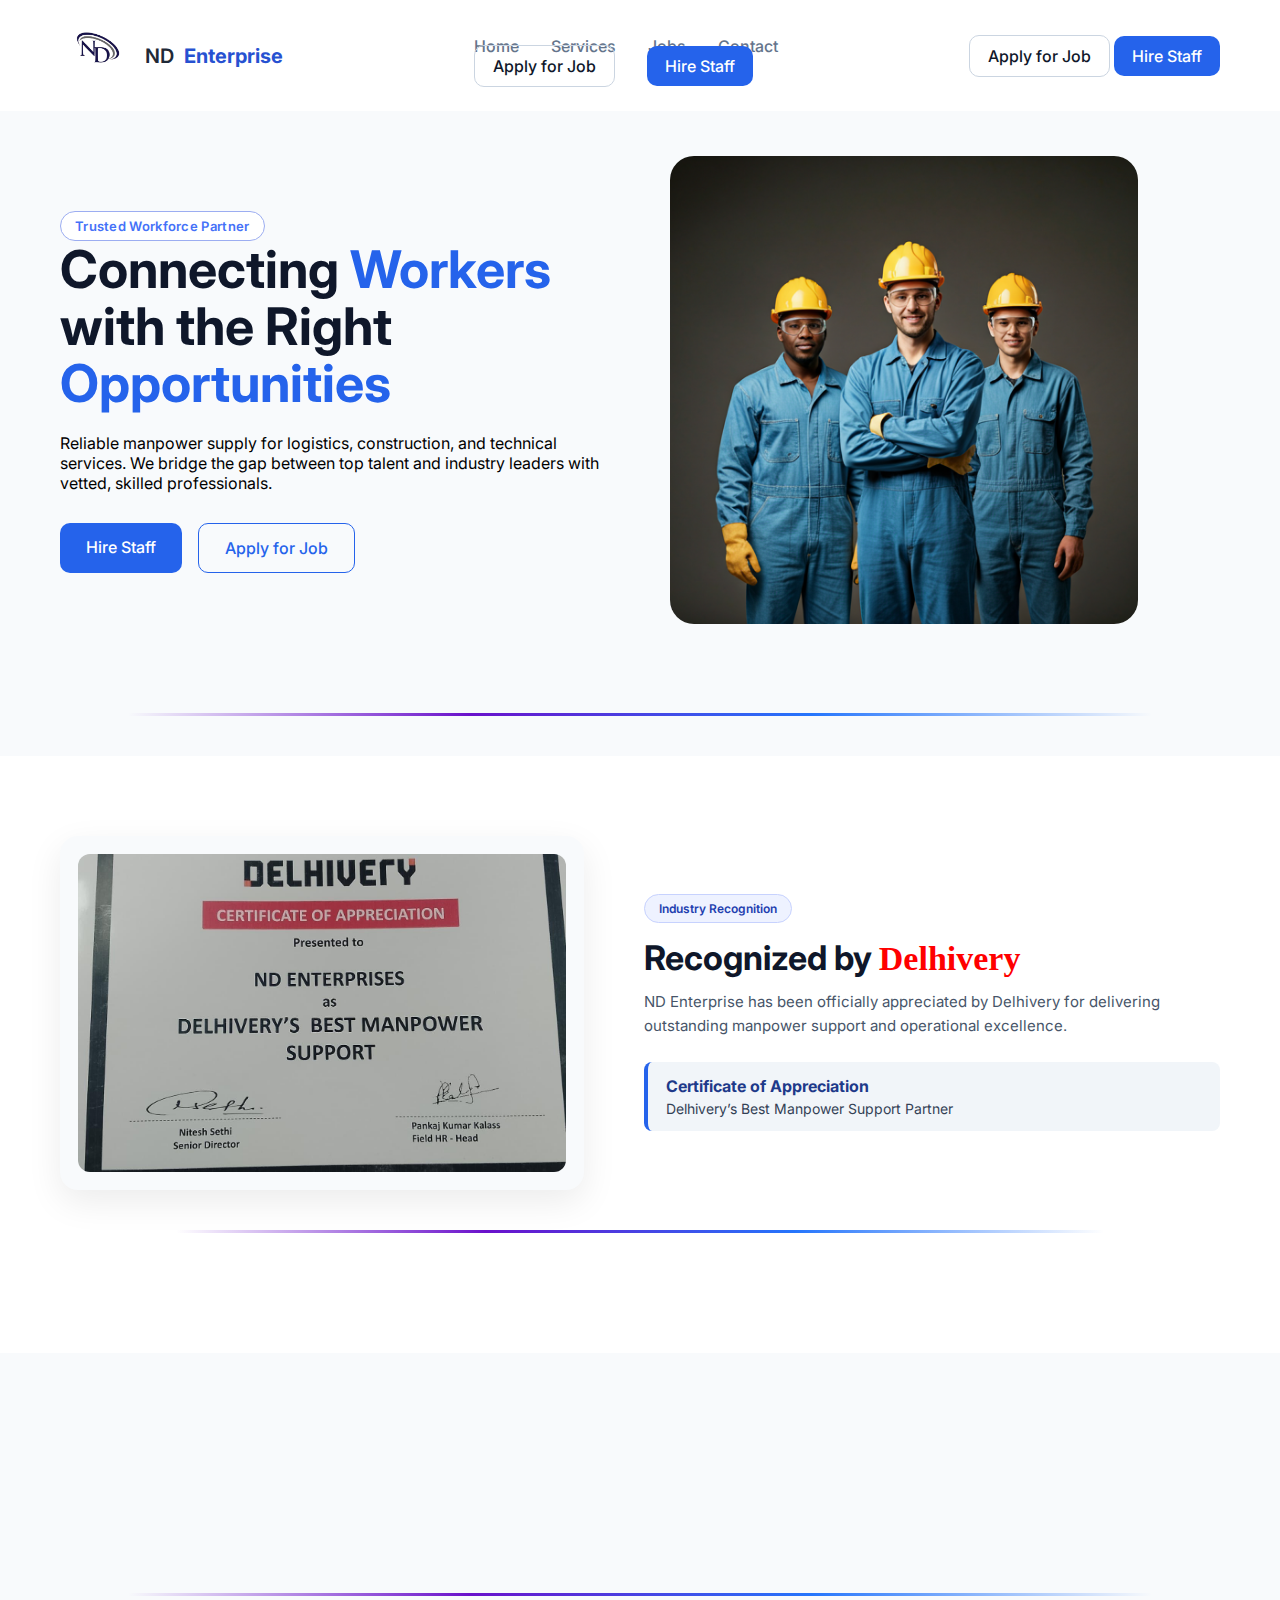
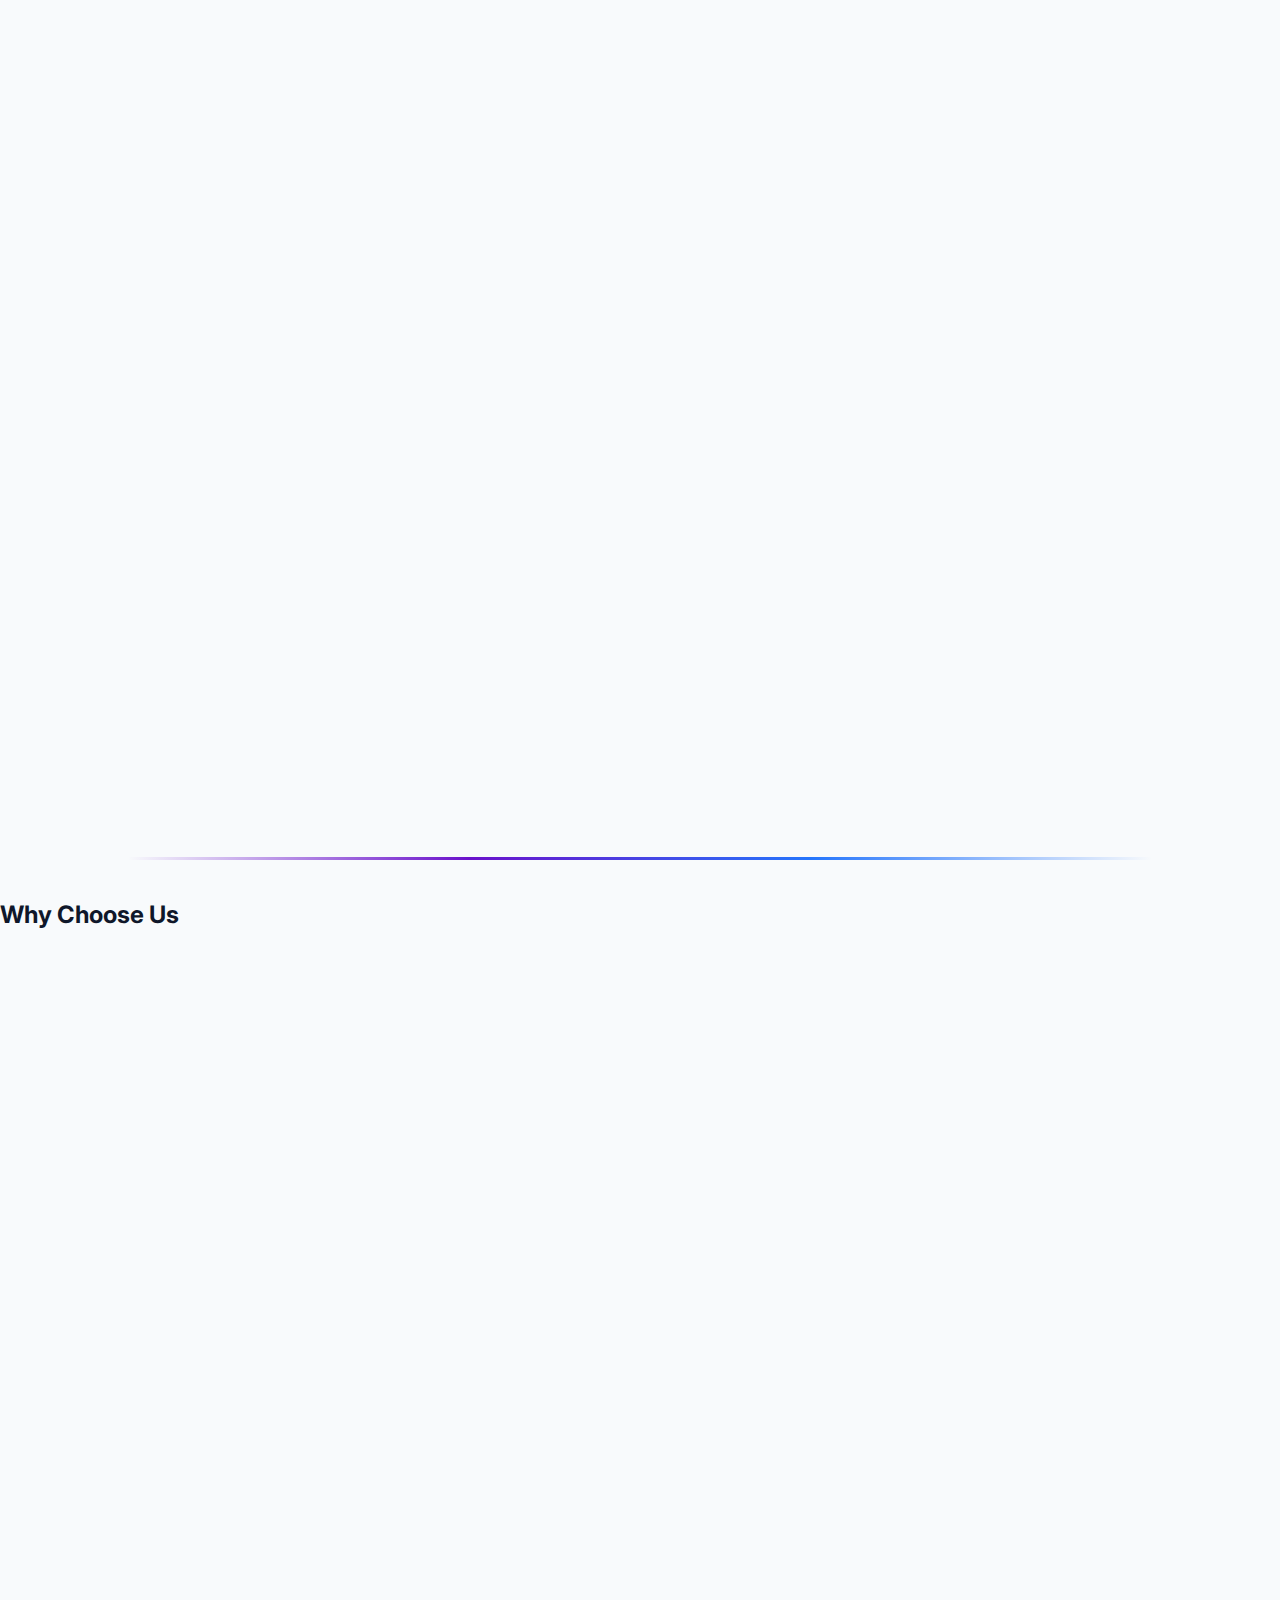
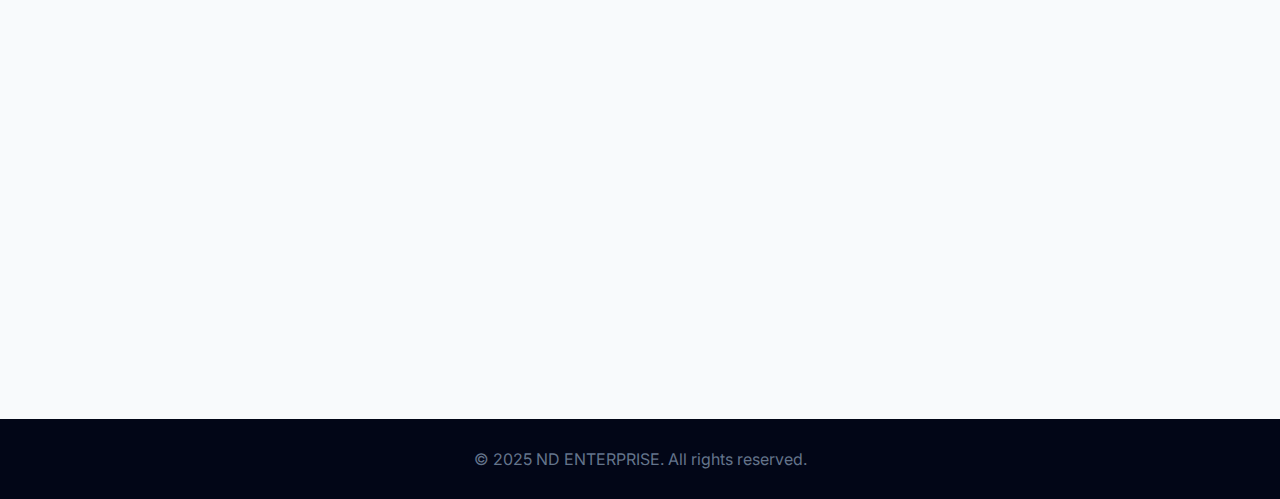
<file: index.html>
<!DOCTYPE html>
<html lang="en">

<head>
    <meta charset="UTF-8" />
    <title>Manpower Solutions | Hire & Apply</title>
    <meta name="viewport" content="width=device-width, initial-scale=1.0">

    <!-- Google Font -->
    <link rel="preconnect" href="https://fonts.googleapis.com">
    <link rel="preconnect" href="https://fonts.gstatic.com" crossorigin>
    <link href="https://fonts.googleapis.com/css2?family=Inter:wght@400;500;600;700&display=swap" rel="stylesheet">

    <link rel="stylesheet" href="style.css">
</head>

<body>

    <!-- HEADER -->
    <header class="header">
        <div class="logo"> <img src="assets/logo.png" alt="ND Enterprise"> ND <span>Enterprise</span></div>

        <button class="menu-toggle" id="menuToggle">☰</button>
        <nav id="navMenu">
            <a href="index.html">Home</a>
            <a href="#">Services</a>
            <a href="#">Jobs</a>
            <a href="#">Contact</a>

            <div class="mobile-actions">
                <a class="btn ghost" href="#">Apply for Job</a>
                <a class="btn primary" href="#">Hire Staff</a>
            </div>
        </nav>

        <div class="header-actions">
            <a class="btn ghost" href="#">Apply for Job</a>
            <a class="btn primary" href="#">Hire Staff</a>
        </div>
    </header>


    <!-- HERO -->
    <section class="hero">
        <div class="hero-text">
            <span class="badge">Trusted Workforce Partner</span>

            <h1>
                Connecting <span>Workers</span><br>
                with the Right <span>Opportunities</span>
            </h1>

            <p>
                Reliable manpower supply for logistics, construction, and technical services. We bridge the gap between
                top talent and industry leaders with vetted, skilled professionals.
            </p>

            <div class="hero-buttons">
                <a href="#" class="btn primary large">Hire Staff</a>
                <a href="#" class="btn outline large">Apply for Job</a>
            </div>
        </div>

        <div class="hero-image">
            <img src="assets/manpower-workers.png" alt="Workforce">
        </div>
    </section>

    <!-- Divider -->
    <div class="divider gradient"></div>

    <!-- Appreciation Certificate -->
    <section class="recognition-section">

        <div class="recognition-container">

            <!-- Left : Certificate image -->
            <div class="recognition-image">
                <img src="assets/appreciation.jpeg" alt="Delhivery Appreciation Certificate">
            </div>

            <!-- Right : Content -->
            <div class="recognition-content">
                <span class="recognition-badge">Industry Recognition</span>

                <h2>Recognized by <span>Delhivery</span></h2>

                <p class="recognition-text">
                    ND Enterprise has been officially appreciated by Delhivery for delivering
                    outstanding manpower support and operational excellence.
                </p>

                <div class="recognition-highlight">
                    <strong>Certificate of Appreciation</strong>
                    <p>Delhivery’s Best Manpower Support Partner</p>
                </div>
            </div>

        </div>

        <!-- Divider -->
        <div class="divider gradient"></div>

    </section>
    <div class="slider" style="--width: 200px; --height: 200px; --quantity: 9;">
        <div class="list">

            <div class="item" style="--position: 1">
                <div class="card"><img src="assets/construction.png" /></div>
            </div>

            <div class="item" style="--position: 2">
                <div class="card"><img src="assets/facility.png" /></div>
            </div>

            <div class="item" style="--position: 3">
                <div class="card"><img src="assets/hospitality.png" /></div>
            </div>

            <div class="item" style="--position: 4">
                <div class="card"><img src="assets/logistics.png" /></div>
            </div>

            <div class="item" style="--position: 5">
                <div class="card"><img src="assets/manpower-workers.png" /></div>
            </div>

            <div class="item" style="--position: 6">
                <div class="card"><img src="assets/office.png" /></div>
            </div>

            <div class="item" style="--position: 7">
                <div class="card"><img src="assets/technical.png" /></div>
            </div>

            <div class="item" style="--position: 8">
                <div class="card"><img src="assets/logistics.png" /></div>
            </div>

            <div class="item" style="--position: 9">
                <div class="card"><img src="assets/facility.png" /></div>
            </div>

        </div>
    </div>


    <!-- Divider -->
    <div class="divider gradient"></div>

    <!-- SERVICES / CATEGORIES -->
    <section class="services">
        <h2>Our Workforce Categories</h2>
        <p class="section-subtitle">
            Tailored workforce solutions across multiple sectors. We provide experienced professionals trained for your
            specific industry requirements.
        </p>

        <div class="service-grid">
            <div class="service-card">
                <div class="card-icon">🏗️</div>
                <h2>Construction Workforce</h2>
                <p>
                    Skilled and unskilled labor for residential and commercial projects.
                </p>
                <!-- <a href="#" class="card-link">View Roles →</a> -->
            </div>

            <div class="service-card">
                <div class="card-icon">🚚</div>
                <h3>Logistics & Warehouse</h3>
                <p>
                    Reliable staff for packing, loading, inventory, and transport.
                </p>
                <!-- <a href="#" class="card-link">View Roles →</a> -->
            </div>

            <div class="service-card">
                <div class="card-icon">⚙️</div>
                <h3>Technical Services</h3>
                <p>
                    Certified electricians, mechanics, and maintenance staff.
                </p>
                <!-- <a href="#" class="card-link">View Roles →</a> -->
            </div>

            <div class="service-card">
                <div class="card-icon">🧹</div>
                <h3>Cleaning & Facility</h3>
                <p>
                    Professional cleaning staff for offices, hospitals, and factories.
                </p>
                <!-- <a href="#" class="card-link">View Roles →</a> -->
            </div>

            <div class="service-card">
                <div class="card-icon">🏨</div>
                <h3>Hospitality Staff</h3>
                <p>
                    Trained personnel for hotels, restaurants, and events.
                </p>
                <!-- <a href="#" class="card-link">View Roles →</a> -->
            </div>

            <div class="service-card">
                <div class="card-icon">🧑‍💼</div>
                <h3>Office & Admin</h3>
                <p>
                    Administrative support staff for smooth business operations.
                </p>
                <!-- <a href="#" class="card-link">View Roles →</a> -->
            </div>

        </div>
    </section>

    <!-- Divider -->
    <div class="divider gradient"></div>
    <div class="why-choose">
        <h2>Why Choose Us</h2>
    </div>


    <!-- Why choose use -->
    <section class="why-section">
        <div class="why-container">

            <!-- LEFT BOXES -->
            <div class="why-stats">
                <div class="stat-box active">
                    <h3>98%</h3>
                    <p>CLIENT SATISFACTION</p>
                </div>

                <div class="stat-box">
                    <h3>10k+</h3>
                    <p>HIRES MANAGED</p>
                </div>

                <div class="stat-box">
                    <h3>24h</h3>
                    <p>RAPID RESPONSE</p>
                </div>

                <div class="stat-box light">
                    <h3>100%</h3>
                    <p>FULLY VERIFIED</p>
                </div>
            </div>

            <!-- RIGHT CONTENT -->
            <div class="why-content">
                <h2>Why Industry Leaders Choose Us</h2>

                <p>
                    We don’t just supply labor; we provide peace of mind. Every worker in our
                    network undergoes a rigorous vetting process, including background checks,
                    skill assessments, and safety training.
                </p>

                <ul>
                    <li>
                        <strong>Strict Compliance</strong><br>
                        Full adherence to labor laws and safety regulations.
                    </li>
                    <li>
                        <strong>Scalable Workforce</strong><br>
                        From a single specialist to a crew of 200 overnight.
                    </li>
                    <li>
                        <strong>Dedicated Account Managers</strong><br>
                        One point of contact for all your staffing needs.
                    </li>
                </ul>
            </div>

        </div>
    </section>

    <section class="quick-hire-section">

        <div class="quick-hire-card">

            <!-- LEFT -->
            <div class="quick-left">

                <h2>Quick Hire</h2>

                <p>
                    Ready to scale your workforce? Tell us what you need, and our experts
                    will get back to you with a custom quote within 2 hours.
                </p>

                <div class="quick-contact">
                    <div class="qc-icon">📞</div>
                    <div>
                        <span>CALL US DIRECTLY</span>
                        <strong>+91 96972 97987</strong>
                    </div>
                </div>

                <div class="quick-contact">
                    <div class="qc-icon">✉️</div>
                    <div>
                        <span>EMAIL SUPPORT</span>
                        <strong><a href="/cdn-cgi/l/email-protection" class="__cf_email__"
                                data-cfemail="a2ccc68cc1cdccccc7c1d693e2c5cfc3cbce8cc1cdcf">nd.connect1@gmail.com</a></strong>
                    </div>
                </div>

            </div>

            <!-- RIGHT -->
            <div class="quick-right">

                <form class="quick-form">

                    <div class="form-row">
                        <div class="form-group">
                            <label>Company Name</label>
                            <input type="text" placeholder="Enter company name">
                        </div>

                        <div class="form-group">
                            <label>Industry</label>
                            <select>
                                <option>Logistics</option>
                                <option>Construction</option>
                                <option>Hospitality</option>
                            </select>
                        </div>
                    </div>

                    <div class="form-row">
                        <div class="form-group">
                            <label>Staffing Quantity</label>
                            <input type="number" placeholder="e.g. 50">
                        </div>

                        <div class="form-group">
                            <label>Email Address</label>
                            <input type="email" placeholder="name@company.com">
                        </div>
                    </div>

                    <div class="form-group">
                        <label>Urgency</label>

                        <div class="urgency-group">
                            <button type="button" class="urgency-btn active">Standard</button>
                            <button type="button" class="urgency-btn">Urgent (24h)</button>
                        </div>
                    </div>

                    <button class="submit-btn" type="submit">
                        Request Quote
                    </button>

                </form>

            </div>

        </div>

    </section>


    <!-- FOOTER -->
    <footer class="footer">
        <p>© 2025 ND ENTERPRISE. All rights reserved.</p>
    </footer>

    <script src="main.js"></script>
</body>

</html>
</file>
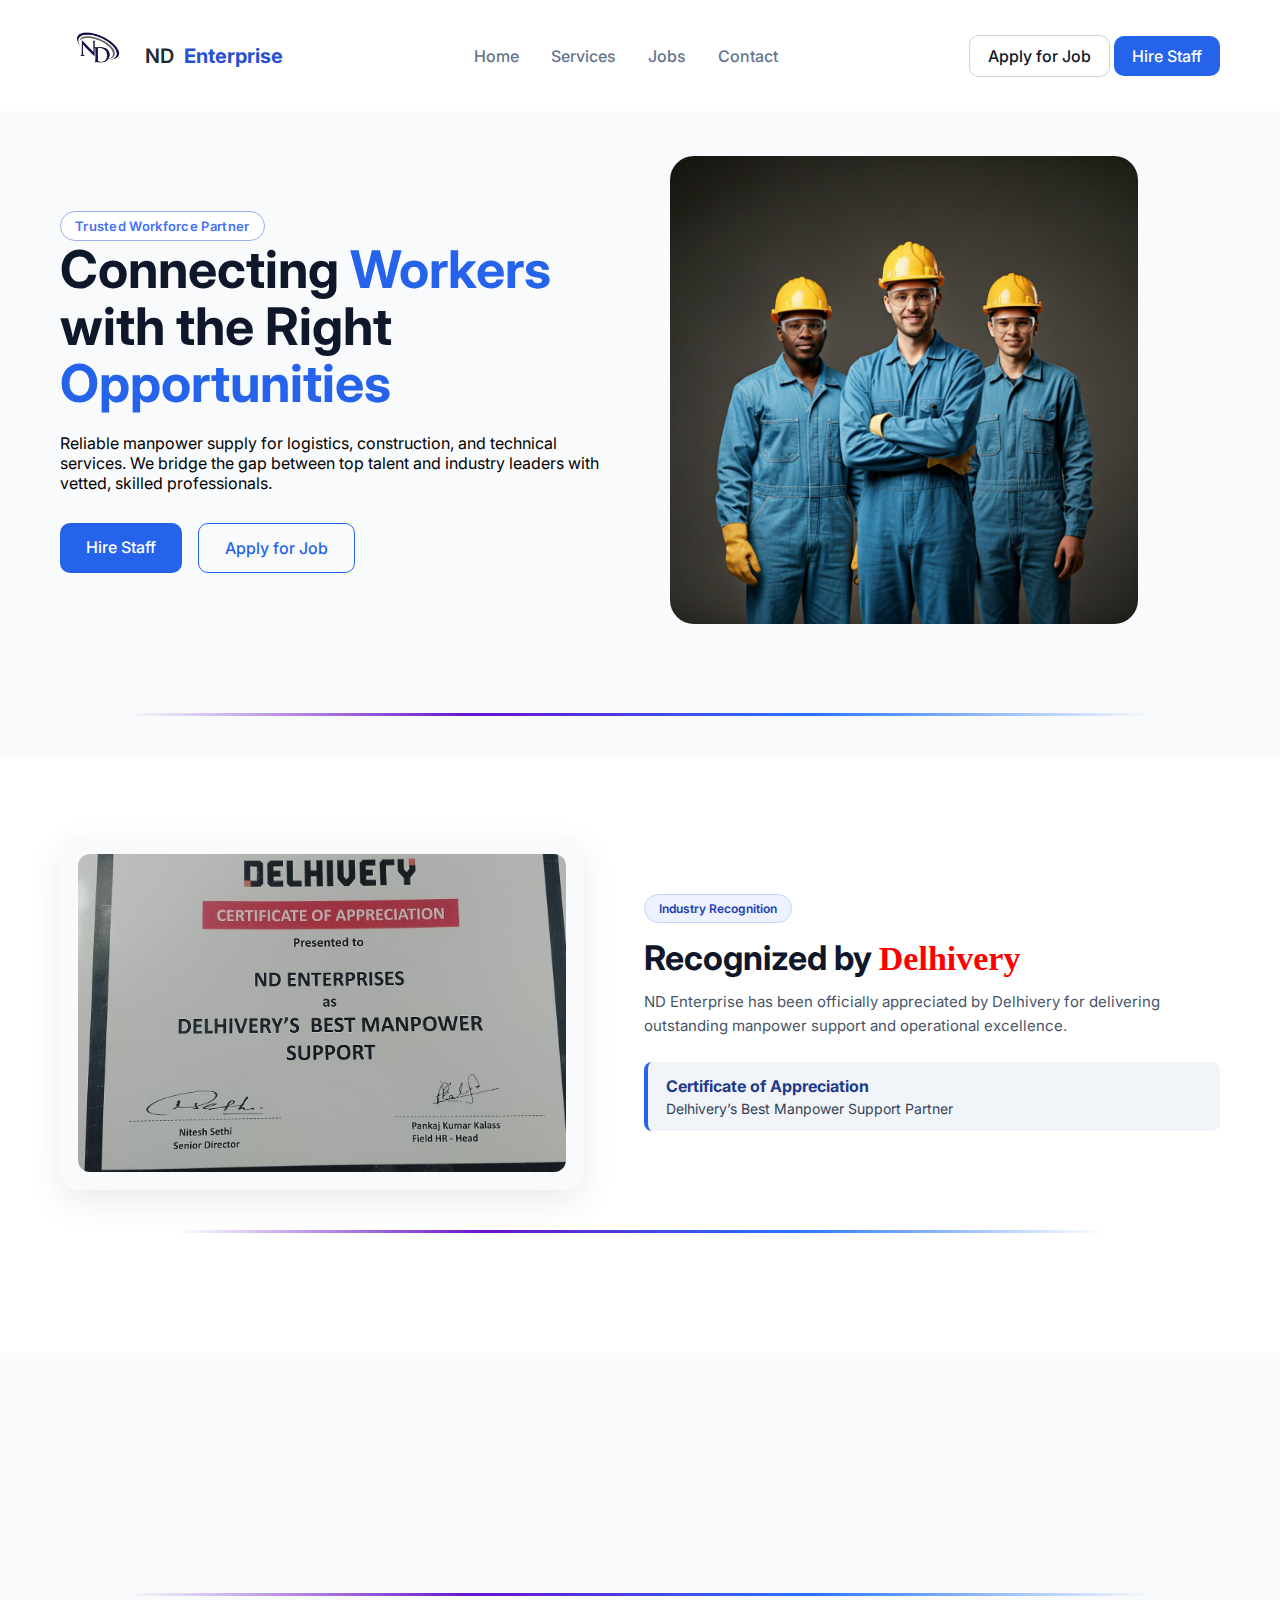
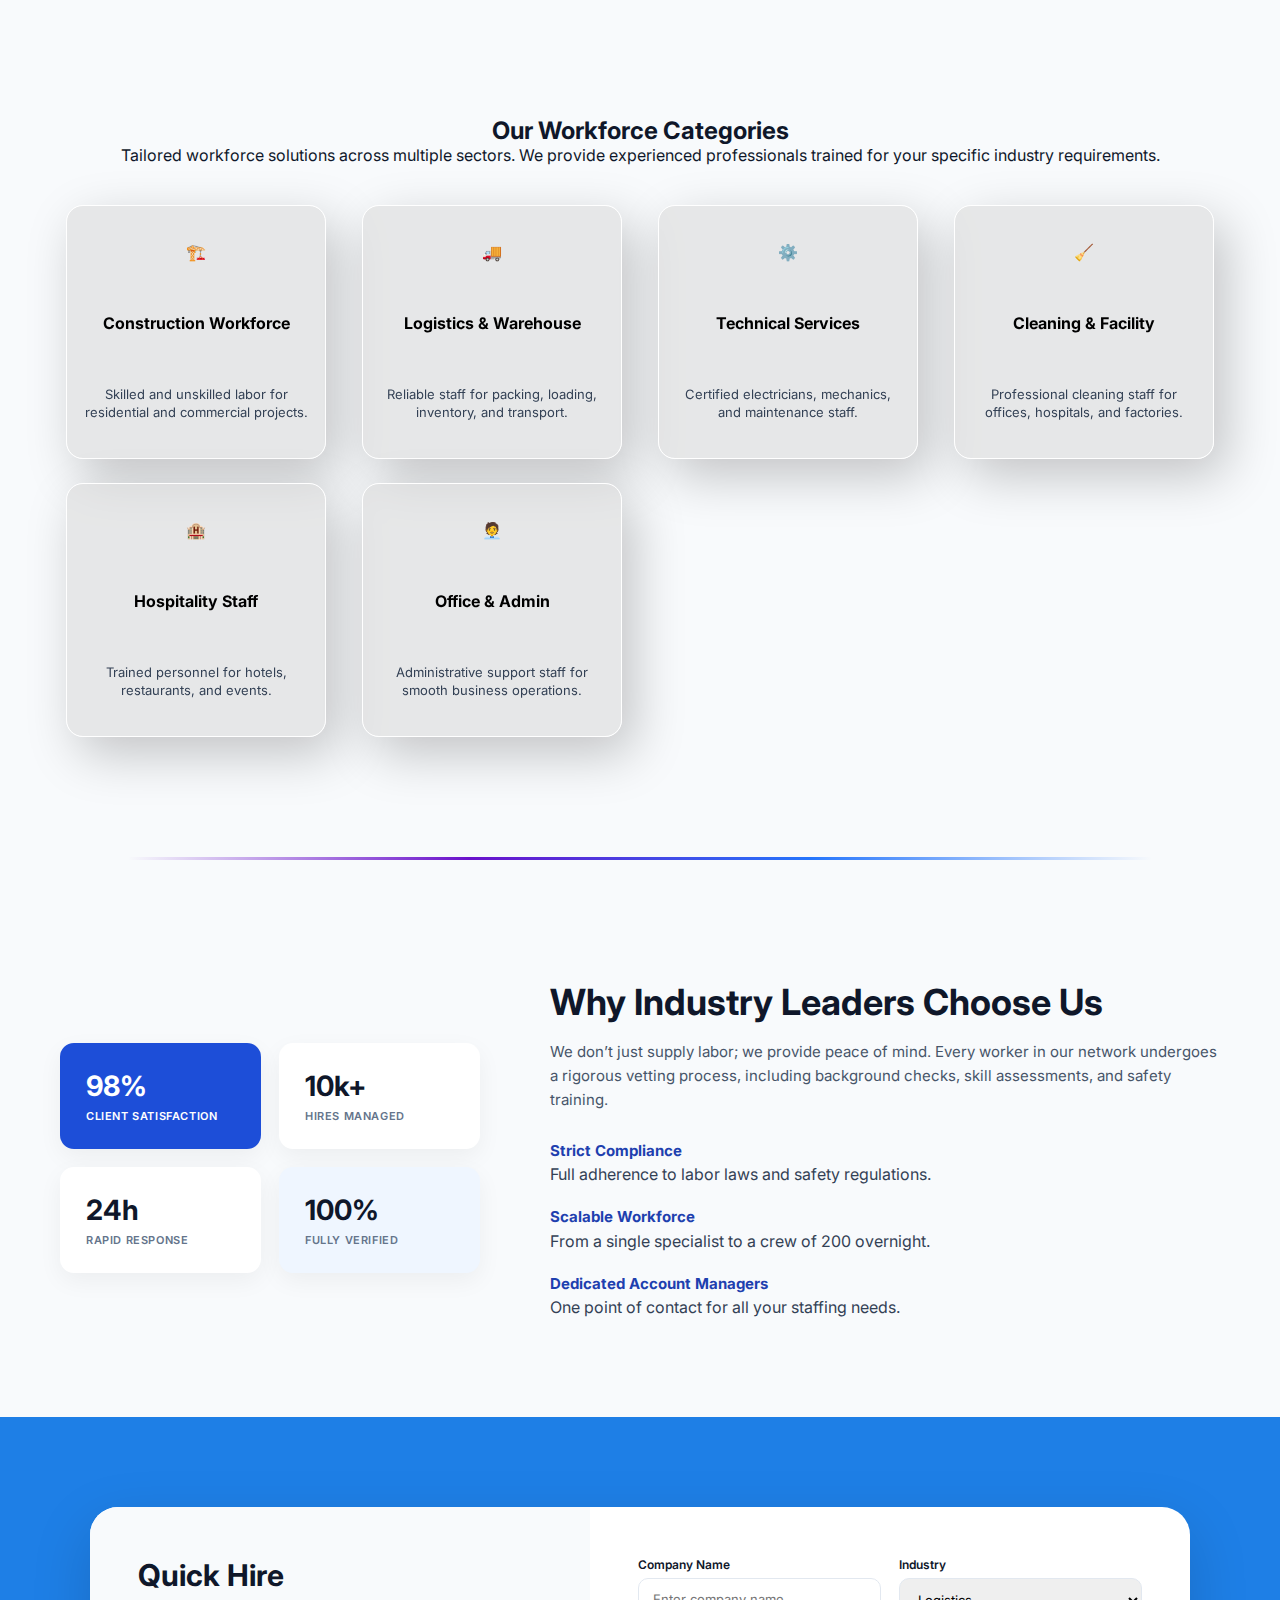
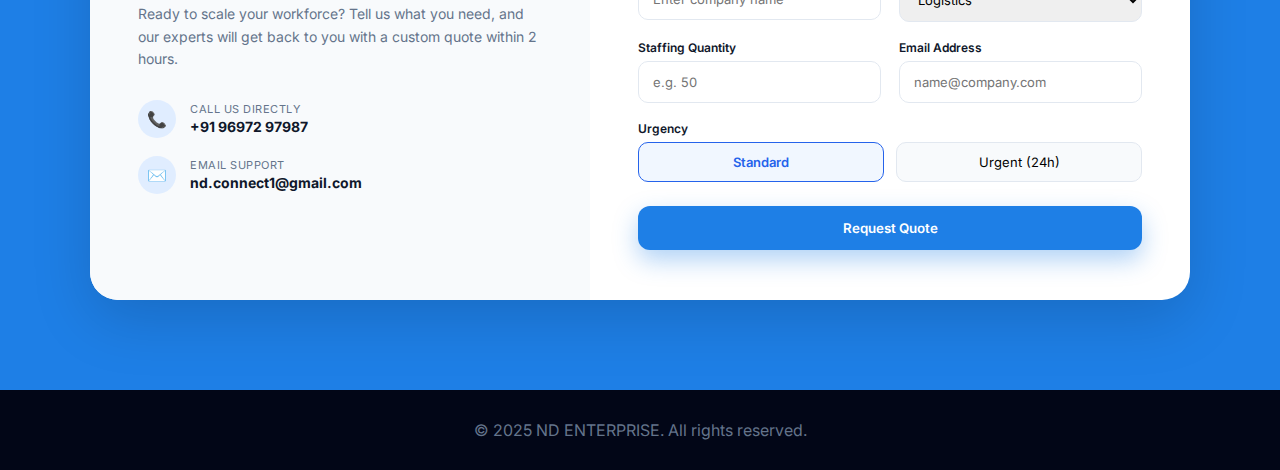
<file: home.html>
<!DOCTYPE html>
<html lang="en">

<head>
    <meta charset="UTF-8" />
    <title>Manpower Solutions | Hire & Apply</title>
    <meta name="viewport" content="width=device-width, initial-scale=1.0">

    <!-- Google Font -->
    <link rel="preconnect" href="https://fonts.googleapis.com">
    <link rel="preconnect" href="https://fonts.gstatic.com" crossorigin>
    <link href="https://fonts.googleapis.com/css2?family=Inter:wght@400;500;600;700&display=swap" rel="stylesheet">

    <link rel="stylesheet" href="style.css">
</head>

<body>

    <!-- HEADER -->
    <header class="header">
        <div class="logo"> <img src="assets/logo.png" alt="ND Enterprise"> ND <span>Enterprise</span></div>

        <button class="menu-toggle">☰</button>
        <nav>
            <a href="home.html">Home</a>
            <a href="#">Services</a>
            <a href="#">Jobs</a>
            <a href="#">Contact</a>
        </nav>

        <div class="header-actions">
            <a class="btn ghost" href="#">Apply for Job</a>
            <a class="btn primary" href="#">Hire Staff</a>
        </div>
    </header>


    <!-- HERO -->
    <section class="hero">
        <div class="hero-text">
            <span class="badge">Trusted Workforce Partner</span>

            <h1>
                Connecting <span>Workers</span><br>
                with the Right <span>Opportunities</span>
            </h1>

            <p>
                Reliable manpower supply for logistics, construction, and technical services. We bridge the gap between
                top talent and industry leaders with vetted, skilled professionals.
            </p>

            <div class="hero-buttons">
                <a href="#" class="btn primary large">Hire Staff</a>
                <a href="#" class="btn outline large">Apply for Job</a>
            </div>
        </div>

        <div class="hero-image">
            <img src="assets/manpower-workers.png" alt="Workforce">
        </div>
    </section>

    <!-- Divider -->
    <div class="divider gradient"></div>

    <!-- Appreciation Certificate -->
    <section class="recognition-section">

        <div class="recognition-container">

            <!-- Left : Certificate image -->
            <div class="recognition-image">
                <img src="assets/appreciation.jpeg" alt="Delhivery Appreciation Certificate">
            </div>

            <!-- Right : Content -->
            <div class="recognition-content">
                <span class="recognition-badge">Industry Recognition</span>

                <h2>Recognized by <span>Delhivery</span></h2>

                <p class="recognition-text">
                    ND Enterprise has been officially appreciated by Delhivery for delivering
                    outstanding manpower support and operational excellence.
                </p>

                <div class="recognition-highlight">
                    <strong>Certificate of Appreciation</strong>
                    <p>Delhivery’s Best Manpower Support Partner</p>
                </div>
            </div>

        </div>

        <!-- Divider -->
        <div class="divider gradient"></div>

    </section>
    <div class="slider" style="--width: 200px; --height: 200px; --quantity: 9;">
        <div class="list">

            <div class="item" style="--position: 1">
                <div class="card"><img src="assets/construction.png" /></div>
            </div>

            <div class="item" style="--position: 2">
                <div class="card"><img src="assets/facility.png" /></div>
            </div>

            <div class="item" style="--position: 3">
                <div class="card"><img src="assets/hospitality.png" /></div>
            </div>

            <div class="item" style="--position: 4">
                <div class="card"><img src="assets/logistics.png" /></div>
            </div>

            <div class="item" style="--position: 5">
                <div class="card"><img src="assets/manpower-workers.png" /></div>
            </div>

            <div class="item" style="--position: 6">
                <div class="card"><img src="assets/office.png" /></div>
            </div>

            <div class="item" style="--position: 7">
                <div class="card"><img src="assets/technical.png" /></div>
            </div>

            <div class="item" style="--position: 8">
                <div class="card"><img src="assets/logistics.png" /></div>
            </div>

            <div class="item" style="--position: 9">
                <div class="card"><img src="assets/facility.png" /></div>
            </div>

        </div>
    </div>


    <!-- Divider -->
    <div class="divider gradient"></div>

    <!-- SERVICES / CATEGORIES -->
    <section class="services">
        <h2>Our Workforce Categories</h2>
        <p class="section-subtitle">
            Tailored workforce solutions across multiple sectors. We provide experienced professionals trained for your
            specific industry requirements.
        </p>

        <div class="service-grid">
            <div class="service-card">
                <div class="card-icon">🏗️</div>
                <h2>Construction Workforce</h2>
                <p>
                    Skilled and unskilled labor for residential and commercial projects.
                </p>
                <!-- <a href="#" class="card-link">View Roles →</a> -->
            </div>

            <div class="service-card">
                <div class="card-icon">🚚</div>
                <h3>Logistics & Warehouse</h3>
                <p>
                    Reliable staff for packing, loading, inventory, and transport.
                </p>
                <!-- <a href="#" class="card-link">View Roles →</a> -->
            </div>

            <div class="service-card">
                <div class="card-icon">⚙️</div>
                <h3>Technical Services</h3>
                <p>
                    Certified electricians, mechanics, and maintenance staff.
                </p>
                <!-- <a href="#" class="card-link">View Roles →</a> -->
            </div>

            <div class="service-card">
                <div class="card-icon">🧹</div>
                <h3>Cleaning & Facility</h3>
                <p>
                    Professional cleaning staff for offices, hospitals, and factories.
                </p>
                <!-- <a href="#" class="card-link">View Roles →</a> -->
            </div>

            <div class="service-card">
                <div class="card-icon">🏨</div>
                <h3>Hospitality Staff</h3>
                <p>
                    Trained personnel for hotels, restaurants, and events.
                </p>
                <!-- <a href="#" class="card-link">View Roles →</a> -->
            </div>

            <div class="service-card">
                <div class="card-icon">🧑‍💼</div>
                <h3>Office & Admin</h3>
                <p>
                    Administrative support staff for smooth business operations.
                </p>
                <!-- <a href="#" class="card-link">View Roles →</a> -->
            </div>

        </div>
    </section>

    <!-- Divider -->
    <div class="divider gradient"></div>

    <!-- Why choose use -->
    <section class="why-section">
        <div class="why-container">

            <!-- LEFT BOXES -->
            <div class="why-stats">
                <div class="stat-box active">
                    <h3>98%</h3>
                    <p>CLIENT SATISFACTION</p>
                </div>

                <div class="stat-box">
                    <h3>10k+</h3>
                    <p>HIRES MANAGED</p>
                </div>

                <div class="stat-box">
                    <h3>24h</h3>
                    <p>RAPID RESPONSE</p>
                </div>

                <div class="stat-box light">
                    <h3>100%</h3>
                    <p>FULLY VERIFIED</p>
                </div>
            </div>

            <!-- RIGHT CONTENT -->
            <div class="why-content">
                <h2>Why Industry Leaders Choose Us</h2>

                <p>
                    We don’t just supply labor; we provide peace of mind. Every worker in our
                    network undergoes a rigorous vetting process, including background checks,
                    skill assessments, and safety training.
                </p>

                <ul>
                    <li>
                        <strong>Strict Compliance</strong><br>
                        Full adherence to labor laws and safety regulations.
                    </li>
                    <li>
                        <strong>Scalable Workforce</strong><br>
                        From a single specialist to a crew of 200 overnight.
                    </li>
                    <li>
                        <strong>Dedicated Account Managers</strong><br>
                        One point of contact for all your staffing needs.
                    </li>
                </ul>
            </div>

        </div>
    </section>

    <section class="quick-hire-section">

        <div class="quick-hire-card">

            <!-- LEFT -->
            <div class="quick-left">

                <h2>Quick Hire</h2>

                <p>
                    Ready to scale your workforce? Tell us what you need, and our experts
                    will get back to you with a custom quote within 2 hours.
                </p>

                <div class="quick-contact">
                    <div class="qc-icon">📞</div>
                    <div>
                        <span>CALL US DIRECTLY</span>
                        <strong>+91 96972 97987</strong>
                    </div>
                </div>

                <div class="quick-contact">
                    <div class="qc-icon">✉️</div>
                    <div>
                        <span>EMAIL SUPPORT</span>
                        <strong>nd.connect1@gmail.com</strong>
                    </div>
                </div>

            </div>

            <!-- RIGHT -->
            <div class="quick-right">

                <form class="quick-form">

                    <div class="form-row">
                        <div class="form-group">
                            <label>Company Name</label>
                            <input type="text" placeholder="Enter company name">
                        </div>

                        <div class="form-group">
                            <label>Industry</label>
                            <select>
                                <option>Logistics</option>
                                <option>Construction</option>
                                <option>Hospitality</option>
                            </select>
                        </div>
                    </div>

                    <div class="form-row">
                        <div class="form-group">
                            <label>Staffing Quantity</label>
                            <input type="number" placeholder="e.g. 50">
                        </div>

                        <div class="form-group">
                            <label>Email Address</label>
                            <input type="email" placeholder="name@company.com">
                        </div>
                    </div>

                    <div class="form-group">
                        <label>Urgency</label>

                        <div class="urgency-group">
                            <button type="button" class="urgency-btn active">Standard</button>
                            <button type="button" class="urgency-btn">Urgent (24h)</button>
                        </div>
                    </div>

                    <button class="submit-btn" type="submit">
                        Request Quote
                    </button>

                </form>

            </div>

        </div>

    </section>


    <!-- FOOTER -->
    <footer class="footer">
        <p>© 2025 ND ENTERPRISE. All rights reserved.</p>
    </footer>

    <script src="main.js"></script>
</body>

</html>
</file>
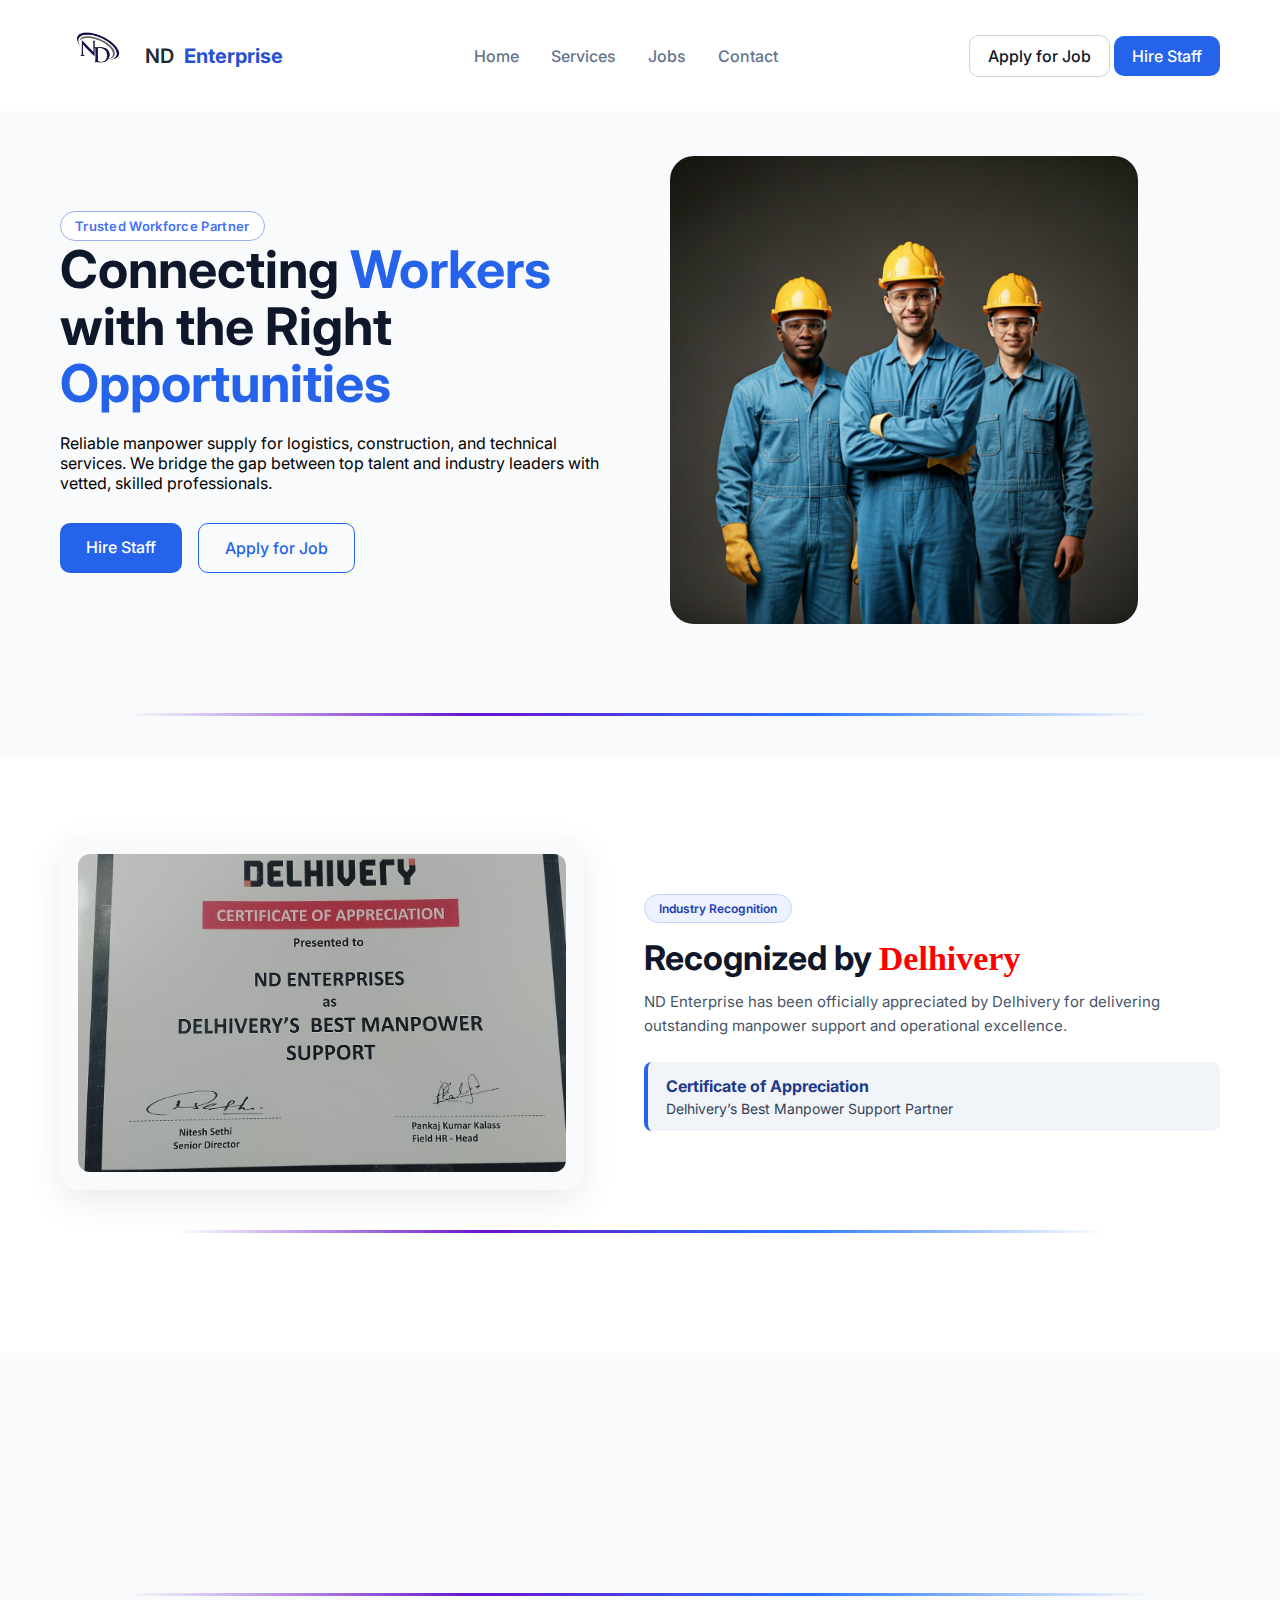
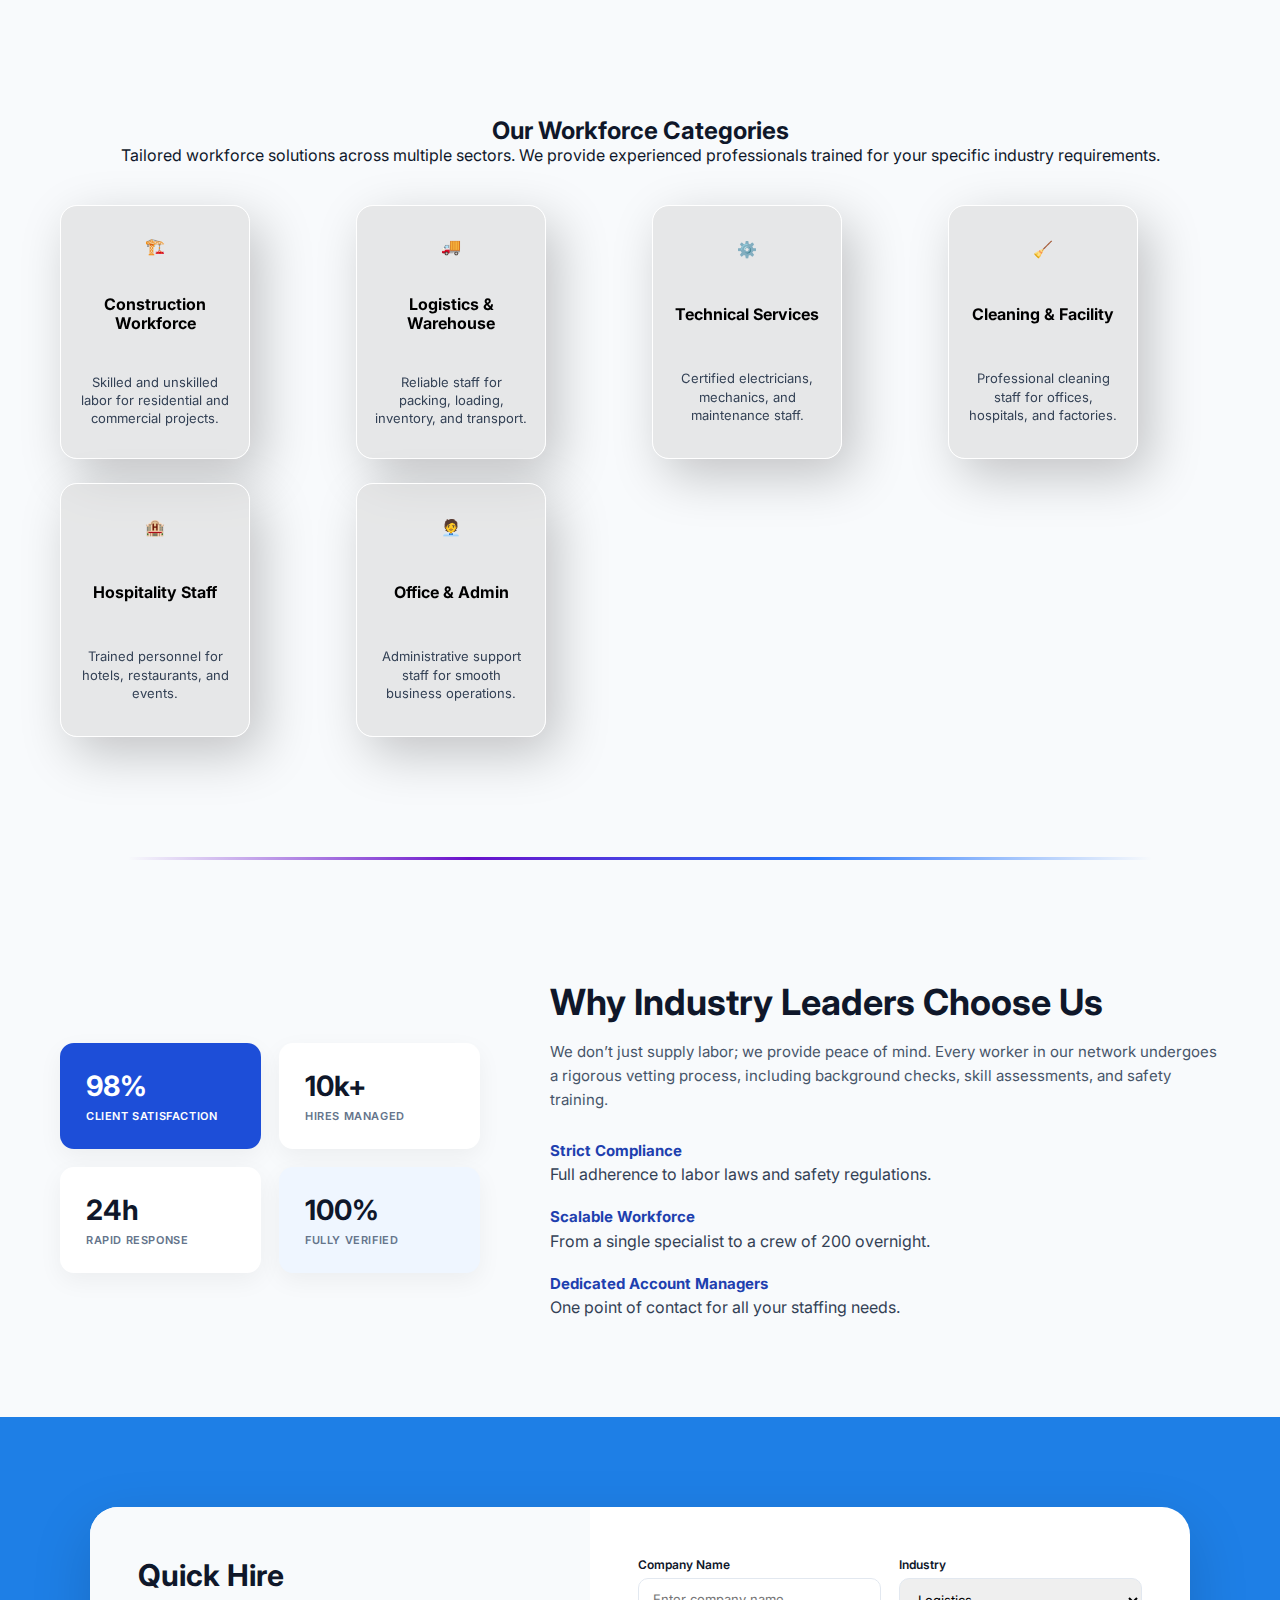
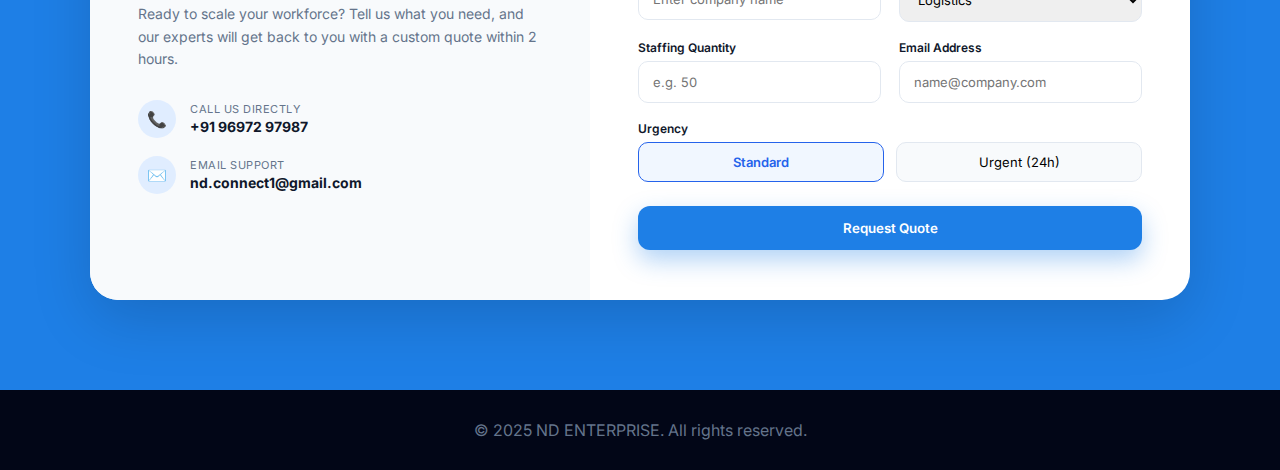
<file: frontend/home.html>
<!DOCTYPE html>
<html lang="en">

<head>
    <meta charset="UTF-8" />
    <title>Manpower Solutions | Hire & Apply</title>
    <meta name="viewport" content="width=device-width, initial-scale=1.0">

    <!-- Google Font -->
    <link rel="preconnect" href="https://fonts.googleapis.com">
    <link rel="preconnect" href="https://fonts.gstatic.com" crossorigin>
    <link href="https://fonts.googleapis.com/css2?family=Inter:wght@400;500;600;700&display=swap" rel="stylesheet">

    <link rel="stylesheet" href="./css/style.css">
</head>

<body>

    <!-- HEADER -->
    <header class="header">
        <div class="logo"> <img src="assets/logo.png" alt="ND Enterprise"> ND <span>Enterprise</span></div>

        <button class="menu-toggle">☰</button>
        <nav>
            <a href="home.html">Home</a>
            <a href="#">Services</a>
            <a href="#">Jobs</a>
            <a href="#">Contact</a>
        </nav>

        <div class="header-actions">
            <a class="btn ghost" href="#">Apply for Job</a>
            <a class="btn primary" href="#">Hire Staff</a>
        </div>
    </header>


    <!-- HERO -->
    <section class="hero">
        <div class="hero-text">
            <span class="badge">Trusted Workforce Partner</span>

            <h1>
                Connecting <span>Workers</span><br>
                with the Right <span>Opportunities</span>
            </h1>

            <p>
                Reliable manpower supply for logistics, construction, and technical services. We bridge the gap between
                top talent and industry leaders with vetted, skilled professionals.
            </p>

            <div class="hero-buttons">
                <a href="#" class="btn primary large">Hire Staff</a>
                <a href="#" class="btn outline large">Apply for Job</a>
            </div>
        </div>

        <div class="hero-image">
            <img src="assets/manpower-workers.png" alt="Workforce">
        </div>
    </section>

    <!-- Divider -->
    <div class="divider gradient"></div>

    <!-- Appreciation Certificate -->
    <section class="recognition-section">

        <div class="recognition-container">

            <!-- Left : Certificate image -->
            <div class="recognition-image">
                <img src="assets/appreciation.jpeg" alt="Delhivery Appreciation Certificate">
            </div>

            <!-- Right : Content -->
            <div class="recognition-content">
                <span class="recognition-badge">Industry Recognition</span>

                <h2>Recognized by <span>Delhivery</span></h2>

                <p class="recognition-text">
                    ND Enterprise has been officially appreciated by Delhivery for delivering
                    outstanding manpower support and operational excellence.
                </p>

                <div class="recognition-highlight">
                    <strong>Certificate of Appreciation</strong>
                    <p>Delhivery’s Best Manpower Support Partner</p>
                </div>
            </div>

        </div>

        <!-- Divider -->
        <div class="divider gradient"></div>

    </section>
    <div class="slider" style="--width: 200px; --height: 200px; --quantity: 9;">
        <div class="list">

            <div class="item" style="--position: 1">
                <div class="card"><img src="assets/construction.png" /></div>
            </div>

            <div class="item" style="--position: 2">
                <div class="card"><img src="assets/facility.png" /></div>
            </div>

            <div class="item" style="--position: 3">
                <div class="card"><img src="assets/hospitality.png" /></div>
            </div>

            <div class="item" style="--position: 4">
                <div class="card"><img src="assets/logistics.png" /></div>
            </div>

            <div class="item" style="--position: 5">
                <div class="card"><img src="assets/manpower-workers.png" /></div>
            </div>

            <div class="item" style="--position: 6">
                <div class="card"><img src="assets/office.png" /></div>
            </div>

            <div class="item" style="--position: 7">
                <div class="card"><img src="assets/technical.png" /></div>
            </div>

            <div class="item" style="--position: 8">
                <div class="card"><img src="assets/logistics.png" /></div>
            </div>

            <div class="item" style="--position: 9">
                <div class="card"><img src="assets/facility.png" /></div>
            </div>

        </div>
    </div>


    <!-- Divider -->
    <div class="divider gradient"></div>

    <!-- SERVICES / CATEGORIES -->
    <section class="services">
        <h2>Our Workforce Categories</h2>
        <p class="section-subtitle">
            Tailored workforce solutions across multiple sectors. We provide experienced professionals trained for your
            specific industry requirements.
        </p>

        <div class="service-grid">
            <div class="service-card">
                <div class="card-icon">🏗️</div>
                <h2>Construction Workforce</h2>
                <p>
                    Skilled and unskilled labor for residential and commercial projects.
                </p>
                <!-- <a href="#" class="card-link">View Roles →</a> -->
            </div>

            <div class="service-card">
                <div class="card-icon">🚚</div>
                <h3>Logistics & Warehouse</h3>
                <p>
                    Reliable staff for packing, loading, inventory, and transport.
                </p>
                <!-- <a href="#" class="card-link">View Roles →</a> -->
            </div>

            <div class="service-card">
                <div class="card-icon">⚙️</div>
                <h3>Technical Services</h3>
                <p>
                    Certified electricians, mechanics, and maintenance staff.
                </p>
                <!-- <a href="#" class="card-link">View Roles →</a> -->
            </div>

            <div class="service-card">
                <div class="card-icon">🧹</div>
                <h3>Cleaning & Facility</h3>
                <p>
                    Professional cleaning staff for offices, hospitals, and factories.
                </p>
                <!-- <a href="#" class="card-link">View Roles →</a> -->
            </div>

            <div class="service-card">
                <div class="card-icon">🏨</div>
                <h3>Hospitality Staff</h3>
                <p>
                    Trained personnel for hotels, restaurants, and events.
                </p>
                <!-- <a href="#" class="card-link">View Roles →</a> -->
            </div>

            <div class="service-card">
                <div class="card-icon">🧑‍💼</div>
                <h3>Office & Admin</h3>
                <p>
                    Administrative support staff for smooth business operations.
                </p>
                <!-- <a href="#" class="card-link">View Roles →</a> -->
            </div>

        </div>
    </section>

    <!-- Divider -->
    <div class="divider gradient"></div>

    <!-- Why choose use -->
    <section class="why-section">
        <div class="why-container">

            <!-- LEFT BOXES -->
            <div class="why-stats">
                <div class="stat-box active">
                    <h3>98%</h3>
                    <p>CLIENT SATISFACTION</p>
                </div>

                <div class="stat-box">
                    <h3>10k+</h3>
                    <p>HIRES MANAGED</p>
                </div>

                <div class="stat-box">
                    <h3>24h</h3>
                    <p>RAPID RESPONSE</p>
                </div>

                <div class="stat-box light">
                    <h3>100%</h3>
                    <p>FULLY VERIFIED</p>
                </div>
            </div>

            <!-- RIGHT CONTENT -->
            <div class="why-content">
                <h2>Why Industry Leaders Choose Us</h2>

                <p>
                    We don’t just supply labor; we provide peace of mind. Every worker in our
                    network undergoes a rigorous vetting process, including background checks,
                    skill assessments, and safety training.
                </p>

                <ul>
                    <li>
                        <strong>Strict Compliance</strong><br>
                        Full adherence to labor laws and safety regulations.
                    </li>
                    <li>
                        <strong>Scalable Workforce</strong><br>
                        From a single specialist to a crew of 200 overnight.
                    </li>
                    <li>
                        <strong>Dedicated Account Managers</strong><br>
                        One point of contact for all your staffing needs.
                    </li>
                </ul>
            </div>

        </div>
    </section>

    <section class="quick-hire-section">

        <div class="quick-hire-card">

            <!-- LEFT -->
            <div class="quick-left">

                <h2>Quick Hire</h2>

                <p>
                    Ready to scale your workforce? Tell us what you need, and our experts
                    will get back to you with a custom quote within 2 hours.
                </p>

                <div class="quick-contact">
                    <div class="qc-icon">📞</div>
                    <div>
                        <span>CALL US DIRECTLY</span>
                        <strong>+91 96972 97987</strong>
                    </div>
                </div>

                <div class="quick-contact">
                    <div class="qc-icon">✉️</div>
                    <div>
                        <span>EMAIL SUPPORT</span>
                        <strong>nd.connect1@gmail.com</strong>
                    </div>
                </div>

            </div>

            <!-- RIGHT -->
            <div class="quick-right">

                <form class="quick-form">

                    <div class="form-row">
                        <div class="form-group">
                            <label>Company Name</label>
                            <input type="text" placeholder="Enter company name">
                        </div>

                        <div class="form-group">
                            <label>Industry</label>
                            <select>
                                <option>Logistics</option>
                                <option>Construction</option>
                                <option>Hospitality</option>
                            </select>
                        </div>
                    </div>

                    <div class="form-row">
                        <div class="form-group">
                            <label>Staffing Quantity</label>
                            <input type="number" placeholder="e.g. 50">
                        </div>

                        <div class="form-group">
                            <label>Email Address</label>
                            <input type="email" placeholder="name@company.com">
                        </div>
                    </div>

                    <div class="form-group">
                        <label>Urgency</label>

                        <div class="urgency-group">
                            <button type="button" class="urgency-btn active">Standard</button>
                            <button type="button" class="urgency-btn">Urgent (24h)</button>
                        </div>
                    </div>

                    <button class="submit-btn" type="submit">
                        Request Quote
                    </button>

                </form>

            </div>

        </div>

    </section>


    <!-- FOOTER -->
    <footer class="footer">
        <p>© 2025 ND ENTERPRISE. All rights reserved.</p>
    </footer>

    <script src="js/main.js"></script>
</body>

</html>
</file>
<file: style.css>
:root {
  --blue: #2563eb;
  --dark: #0f172a;
  --gray: #64748b;
  --bg: #f8fafc;
}

* {
  margin: 0;
  box-sizing: border-box;
  font-family: 'Inter', system-ui, sans-serif;
}

body {
  background: var(--bg);
  color: var(--dark);
}
html, body {
  max-width: 100%;
  overflow-x: hidden;
}


/* HEADER */
.header {
  display: flex;
  justify-content: space-between;
  align-items: center;
  padding: 18px 60px;
  background: #fff;
  position: sticky;
  top: 0;
  z-index: 10;
}

.logo {
  display: flex;
  align-items: center;
  gap: 10px;
  font-size: 20px;
  font-weight: 600;
  color: #1f2937; /* dark professional gray */
  white-space: nowrap;
}
.logo img {
  width: 75px;
  height: 75px;
  object-fit: contain;
}

.logo span {
  color: #2651d1; /* corporate blue */
  font-weight: 700;
}

.header nav a {
  margin: 0 14px;
  text-decoration: none;
  color: var(--gray);
  font-weight: 500;
}

/* BUTTONS */
.btn {
  padding: 10px 18px;
  border-radius: 10px;
  text-decoration: none;
  font-weight: 500;
  transition: all 0.3s ease;
}

.btn.primary {
  background: var(--blue);
  color: #fff;
}

.btn.primary:hover {
  transform: translateY(-2px);
  box-shadow: 0 10px 30px rgba(37,99,235,0.3);
}

.btn.ghost {
  border: 1px solid #cbd5e1;
  color: var(--dark);
}

.btn.outline {
  border: 1px solid var(--blue);
  color: var(--blue);
}

.large {
  padding: 14px 26px;
}

/* HERO */
.hero {
  display: grid;
  grid-template-columns: 1fr 1fr;
  gap: 60px;
  padding: 45px 60px;
  align-items: center;
}

.hero h1 {
  font-size: 52px;
  line-height: 1.1;
}

.hero h1 span {
  color: var(--blue);
}

.hero p {
  color: black;
  margin: 20px 0 30px;
}

.hero-buttons {
  display: flex;
  gap: 16px;
}

.hero-image img {
  width: 85%;
  border-radius: 24px;
  animation: float 6s ease-in-out infinite;
}

.badge {
  display: inline-block;
  padding: 6px 14px;
  font-size: 13px;
  font-weight: 600;
  color: #4471f8;            /* corporate blue */
  background-color: #ffffff; /* soft blue background */
  border: 1px solid #9cadf1;
  border-radius: 20px;
  letter-spacing: 0.3px;
  white-space: nowrap;
}

/* Divider */
.divider.gradient {
  height: 3px;
  width: 80%;
  margin: 40px auto;
  background: linear-gradient(90deg, transparent, #6a11cb, #2575fc, transparent);
  border-radius: 10px;
}

.recognition-section{
  padding: 80px 60px;
  background: #ffffff;
}

.recognition-container{
  display: grid;
  grid-template-columns: 1fr 1.1fr;
  gap: 60px;
  align-items: center;
}

/* Image box */
.recognition-image{
  background: #f8fafc;
  padding: 18px;
  border-radius: 18px;
  box-shadow: 0 12px 35px rgba(0,0,0,0.08);
}

.recognition-image img{
  width: 100%;
  border-radius: 12px;
  display: block;
}

/* Content side */
.recognition-badge{
  display: inline-block;
  padding: 6px 14px;
  font-size: 12px;
  font-weight: 600;
  border-radius: 20px;
  background: #eef2ff;
  color: #1e40af;
  border: 1px solid #c7d2fe;
  margin-bottom: 14px;
}

.recognition-content h2{
  font-size: 34px;
  margin-bottom: 12px;
  color: #0f172a;
}

.recognition-text{
  color: #475569;
  line-height: 1.6;
  margin-bottom: 24px;
  font-size: 15px;
}

.recognition-content  h2  span{
  font-family:'Times New Roman', Times, serif;
  font-weight: 600;
  color: #ff0000;
}

.recognition-highlight{
  background: #f1f5f9;
  border-left: 4px solid #2563eb;
  padding: 14px 18px;
  border-radius: 8px;
}

.recognition-highlight strong{
  display: block;
  color: #1e3a8a;
  margin-bottom: 4px;
}

.recognition-highlight p{
  color: #334155;
  font-size: 14px;
}

/* Responsive */
@media(max-width:900px){
  .recognition-container{
    grid-template-columns: 1fr;
  }

  .recognition-section{
    padding: 60px 20px;
  }
}

/* SERVICES */
.services {
  padding: 80px 60px;
  text-align: center;
}

.service-grid {
  display: grid;
  grid-template-columns: repeat(auto-fit, minmax(220px, 1fr));
  gap: 24px;
  margin-top: 40px;
}

.service-card { 
  box-sizing: border-box;
  width: 100%;
  max-width: 260px;
  margin: auto;
  height: 254px;
  padding: 16px;
  background: rgba(217, 217, 217, 0.58);
  border: 1px solid white;
  box-shadow: 12px 17px 51px rgba(0, 0, 0, 0.22);
  backdrop-filter: blur(6px);
  border-radius: 17px;
  text-align: center;
  cursor: pointer;
  transition: all 0.5s;
  display: flex;
  flex-direction: column;
  align-items: center;
  justify-content:space-around;
  gap: 10px;
  overflow: hidden;
  user-select: none;
  color: black;
}

.service-card:hover {
  border: 1px solid black;
  transform: scale(1.05);
}
.service-card:active {
  transform: scale(0.95) rotateZ(1.7deg);
}

.service-card h2,
.service-card h3 {
  font-size: 16px;
  line-height: 1.2;
}

.service-card p {
  font-size: 13px;
  line-height: 1.4;
  color: #334155;
}

.why-section {
  background: #f8fafc;
  padding: 80px 60px;
}

.why-container {
  display: grid;
  grid-template-columns: 420px 1fr;
  gap: 70px;
  align-items: center;
}

/* LEFT STAT GRID */
.why-stats {
  display: grid;
  grid-template-columns: repeat(2, 1fr);
  gap: 18px;
}

.stat-box {
  background: #ffffff;
  padding: 26px;
  border-radius: 14px;
  box-shadow: 0 8px 25px rgba(0,0,0,0.05);
}

.stat-box h3 {
  font-size: 28px;
  margin-bottom: 6px;
  color: #0f172a;
}

.stat-box p {
  font-size: 11px;
  font-weight: 600;
  color: #64748b;
  letter-spacing: 0.6px;
}

.stat-box.active {
  background: #1d4ed8;
}

.stat-box.active h3,
.stat-box.active p {
  color: #ffffff;
}

.stat-box.light {
  background: #eff6ff;
}

/* RIGHT CONTENT */
.why-content h2 {
  font-size: 36px;
  font-weight: 700;
  margin-bottom: 16px;
  color: #0f172a;
}

.why-content p {
  font-size: 15px;
  line-height: 1.6;
  color: #475569;
  margin-bottom: 26px;
}

.why-content ul {
  list-style: none;
  padding: 0;
}

.why-content li {
  margin-bottom: 18px;
  color: #334155;
  line-height: 1.5;
}

.why-content strong {
  color: #1e40af;
  font-size: 15px;
}

/* RESPONSIVE */
@media (max-width: 900px) {
  .why-container {
    grid-template-columns: 1fr 1fr;
    /* grid-template-areas: "why-stats"; */
  }
}


/* CTA */
.cta {
  padding: 80px;
  background: linear-gradient(135deg, #2563eb, #1e40af);
  color: #fff;
  text-align: center;
}

/* FOOTER */
.footer {
  padding: 30px;
  background: #020617;
  color: var(--gray);
  text-align: center;
}

/* ANIMATION */
@keyframes float {
  0%, 100% { transform: translateY(0); }
  50% { transform: translateY(-12px); }
}



/* RESPONSIVE */
@media (max-width: 900px) {
  .hero {
    grid-template-columns: 1fr;
    text-align: center;
    padding: 30px 20px;
}
}
/* Crousel */ 
.card {
  width: 100%;
  height: 100%;
  padding: 15px;
  border: 1px solid #ccc;
  border-radius: 8px;
  box-shadow: 0 2px 5px rgba(0, 0, 0, 0.1);
  color: white;
  text-align: center;
}


.card img {
  width: 100%;
  height: 100%;
  object-fit: cover;
}


.slider {
  width: 100%;
  max-width: 100vw;
  height: var(--height);
  overflow: hidden;
  position: relative;
  mask-image: linear-gradient(to right, transparent, #000 10% 90%, transparent);
}
.slider .list {
  display: flex;
  width: 100%;
  /* overflow: hidden; */
  min-width: calc(var(--width) * var(--quantity));
  position: relative;
}
.slider .list .item {
  width: var(--width);
  height: var(--height);
  position: absolute;
  left: 100%;
  animation: autoRun 10s linear infinite;
  transition: filter 0.5s;
  animation-delay: calc(
    (10s / var(--quantity)) * (var(--position) - 1) - 10s
  ) !important;
}
.slider .list .item img {
  width: 100%;
}
@keyframes autoRun {
  from {
    left: 100%;
  }
  to {
    left: calc(var(--width) * -1);
  }
}
.slider:hover .item {
  animation-play-state: paused !important;
    transform: none;
}
.slider .item:hover {
   transform: scale(1.1);
   box-sizing: border-box;
   border: 2px solid black;
}
.slider[reverse="true"] .item {
  animation: reversePlay 10s linear infinite;
}
@keyframes reversePlay {
  from {
    left: calc(var(--width) * -1);
  }
  to {
    left: 100%;
  }
}

.menu-toggle{
  display: none;
  background: none;
  border: none;
  font-size: 26px;
  cursor: pointer;
}



/* Mobile view */
@media (max-width: 950px){
  .header{
    position: relative;
    padding: 15px 20px;
  }

  .menu-toggle{
    display: block;
  }

  .header nav{
    position: absolute;
    top: 100%;
    left: 0;
    width: 100%;
    background: white;
    display: none;
    flex-direction: column;
    padding: 15px 0;
    box-shadow: 0 10px 25px rgba(0,0,0,.08);
  }

  .header nav a{
    padding: 12px 25px;
    display: block;
  }

  .header nav.show{
    display: flex;
  }

  /* optional – buttons ko bhi neeche lao */
  .header-actions{
    display: none;
  }
}
.quick-hire-section{
  padding: 90px 20px;
  background: #1e7fe6;
}

.quick-hire-card{
  max-width: 1100px;
  margin: auto;
  background: #ffffff;
  border-radius: 28px;
  display: grid;
  grid-template-columns: 1fr 1.2fr;
  overflow: hidden;
  box-shadow: 0 20px 60px rgba(0,0,0,0.15);
}

/* LEFT */

.quick-left{
  padding: 50px 48px;
  background: #f8fafc;
}

.quick-left h2{
  font-size: 30px;
  font-weight: 700;
  margin-bottom: 10px;
  color: #0f172a;
}

.quick-left p{
  font-size: 14px;
  line-height: 1.6;
  color: #64748b;
  margin-bottom: 30px;
}

.quick-contact{
  display: flex;
  align-items: center;
  gap: 14px;
  margin-bottom: 18px;
}

.qc-icon{
  width: 38px;
  height: 38px;
  background: #e0edff;
  border-radius: 50%;
  display: flex;
  align-items: center;
  justify-content: center;
  font-size: 16px;
}

.quick-contact span{
  display: block;
  font-size: 11px;
  color: #64748b;
  letter-spacing: .5px;
}

.quick-contact strong{
  font-size: 14px;
  color: #0f172a;
}

/* RIGHT FORM */

.quick-right{
  padding: 50px 48px;
}

.quick-form label{
  display: block;
  font-size: 12px;
  font-weight: 600;
  margin-bottom: 6px;
  color: #0f172a;
}

.form-row{
  display: grid;
  grid-template-columns: 1fr 1fr;
  gap: 18px;
  margin-bottom: 18px;
}

.form-group input,
.form-group select{
  width: 100%;
  padding: 12px 14px;
  border-radius: 10px;
  border: 1px solid #e2e8f0;
  outline: none;
  font-size: 13px;
}

.form-group input:focus,
.form-group select:focus{
  border-color: #2563eb;
}

.urgency-group{
  display: grid;
  grid-template-columns: 1fr 1fr;
  gap: 12px;
  margin-top: 6px;
}

.urgency-btn{
  padding: 11px 0;
  border-radius: 10px;
  border: 1px solid #e2e8f0;
  background: #f8fafc;
  font-size: 13px;
  cursor: pointer;
}

.urgency-btn.active{
  background: #f1f7ff;
  border-color: #2563eb;
  color: #2563eb;
  font-weight: 600;
}

.submit-btn{
  margin-top: 24px;
  width: 100%;
  padding: 14px 0;
  border-radius: 12px;
  border: none;
  background: #1e7fe6;
  color: white;
  font-weight: 600;
  cursor: pointer;
  box-shadow: 0 10px 25px rgba(30,127,230,.35);
}

/* Responsive */

@media(max-width:900px){
  .quick-hire-card{
    grid-template-columns: 1fr;
  }
}

@media (max-width: 768px) {
  .slider {
    --width: 140px;
    --height: 140px;
    height: 140px;
  }

  .slider .item {
    width: 140px;
    height: 140px;
  }

  .card img {
    width: 100%;
    height: 100%;
    object-fit: contain;
  }
}
</file>
<file: frontend/css/style.css>
:root {
  --blue: #2563eb;
  --dark: #0f172a;
  --gray: #64748b;
  --bg: #f8fafc;
}

* {
  margin: 0;
  box-sizing: border-box;
  font-family: 'Inter', system-ui, sans-serif;
}

body {
  background: var(--bg);
  color: var(--dark);
}

/* HEADER */
.header {
  display: flex;
  justify-content: space-between;
  align-items: center;
  padding: 18px 60px;
  background: #fff;
  position: sticky;
  top: 0;
  z-index: 10;
}

.logo {
  display: flex;
  align-items: center;
  gap: 10px;
  font-size: 20px;
  font-weight: 600;
  color: #1f2937; /* dark professional gray */
  white-space: nowrap;
}
.logo img {
  width: 75px;
  height: 75px;
  object-fit: contain;
}

.logo span {
  color: #2651d1; /* corporate blue */
  font-weight: 700;
}

.header nav a {
  margin: 0 14px;
  text-decoration: none;
  color: var(--gray);
  font-weight: 500;
}

/* BUTTONS */
.btn {
  padding: 10px 18px;
  border-radius: 10px;
  text-decoration: none;
  font-weight: 500;
  transition: all 0.3s ease;
}

.btn.primary {
  background: var(--blue);
  color: #fff;
}

.btn.primary:hover {
  transform: translateY(-2px);
  box-shadow: 0 10px 30px rgba(37,99,235,0.3);
}

.btn.ghost {
  border: 1px solid #cbd5e1;
  color: var(--dark);
}

.btn.outline {
  border: 1px solid var(--blue);
  color: var(--blue);
}

.large {
  padding: 14px 26px;
}

/* HERO */
.hero {
  display: grid;
  grid-template-columns: 1fr 1fr;
  gap: 60px;
  padding: 45px 60px;
  align-items: center;
}

.hero h1 {
  font-size: 52px;
  line-height: 1.1;
}

.hero h1 span {
  color: var(--blue);
}

.hero p {
  color: black;
  margin: 20px 0 30px;
}

.hero-buttons {
  display: flex;
  gap: 16px;
}

.hero-image img {
  width: 85%;
  border-radius: 24px;
  animation: float 6s ease-in-out infinite;
}

.badge {
  display: inline-block;
  padding: 6px 14px;
  font-size: 13px;
  font-weight: 600;
  color: #4471f8;            /* corporate blue */
  background-color: #ffffff; /* soft blue background */
  border: 1px solid #9cadf1;
  border-radius: 20px;
  letter-spacing: 0.3px;
  white-space: nowrap;
}

/* Divider */
.divider.gradient {
  height: 3px;
  width: 80%;
  margin: 40px auto;
  background: linear-gradient(90deg, transparent, #6a11cb, #2575fc, transparent);
  border-radius: 10px;
}

.recognition-section{
  padding: 80px 60px;
  background: #ffffff;
}

.recognition-container{
  display: grid;
  grid-template-columns: 1fr 1.1fr;
  gap: 60px;
  align-items: center;
}

/* Image box */
.recognition-image{
  background: #f8fafc;
  padding: 18px;
  border-radius: 18px;
  box-shadow: 0 12px 35px rgba(0,0,0,0.08);
}

.recognition-image img{
  width: 100%;
  border-radius: 12px;
  display: block;
}

/* Content side */
.recognition-badge{
  display: inline-block;
  padding: 6px 14px;
  font-size: 12px;
  font-weight: 600;
  border-radius: 20px;
  background: #eef2ff;
  color: #1e40af;
  border: 1px solid #c7d2fe;
  margin-bottom: 14px;
}

.recognition-content h2{
  font-size: 34px;
  margin-bottom: 12px;
  color: #0f172a;
}

.recognition-text{
  color: #475569;
  line-height: 1.6;
  margin-bottom: 24px;
  font-size: 15px;
}

.recognition-content  h2  span{
  font-family:'Times New Roman', Times, serif;
  font-weight: 600;
  color: #ff0000;
}

.recognition-highlight{
  background: #f1f5f9;
  border-left: 4px solid #2563eb;
  padding: 14px 18px;
  border-radius: 8px;
}

.recognition-highlight strong{
  display: block;
  color: #1e3a8a;
  margin-bottom: 4px;
}

.recognition-highlight p{
  color: #334155;
  font-size: 14px;
}

/* Responsive */
@media(max-width:900px){
  .recognition-container{
    grid-template-columns: 1fr;
  }

  .recognition-section{
    padding: 60px 20px;
  }
}

/* SERVICES */
.services {
  padding: 80px 60px;
  text-align: center;
}

.service-grid {
  display: grid;
  grid-template-columns: repeat(auto-fit, minmax(220px, 1fr));
  gap: 24px;
  margin-top: 40px;
}

.service-card { 
  box-sizing: border-box;
  width: 190px;
  height: 254px;
  padding: 16px;
  background: rgba(217, 217, 217, 0.58);
  border: 1px solid white;
  box-shadow: 12px 17px 51px rgba(0, 0, 0, 0.22);
  backdrop-filter: blur(6px);
  border-radius: 17px;
  text-align: center;
  cursor: pointer;
  transition: all 0.5s;
  display: flex;
  flex-direction: column;
  align-items: center;
  justify-content:space-around;
  gap: 10px;
  overflow: hidden;
  user-select: none;
  color: black;
}

.service-card:hover {
  border: 1px solid black;
  transform: scale(1.05);
}
.service-card:active {
  transform: scale(0.95) rotateZ(1.7deg);
}

.service-card h2,
.service-card h3 {
  font-size: 16px;
  line-height: 1.2;
}

.service-card p {
  font-size: 13px;
  line-height: 1.4;
  color: #334155;
}

.why-section {
  background: #f8fafc;
  padding: 80px 60px;
}

.why-container {
  display: grid;
  grid-template-columns: 420px 1fr;
  gap: 70px;
  align-items: center;
}

/* LEFT STAT GRID */
.why-stats {
  display: grid;
  grid-template-columns: repeat(2, 1fr);
  gap: 18px;
}

.stat-box {
  background: #ffffff;
  padding: 26px;
  border-radius: 14px;
  box-shadow: 0 8px 25px rgba(0,0,0,0.05);
}

.stat-box h3 {
  font-size: 28px;
  margin-bottom: 6px;
  color: #0f172a;
}

.stat-box p {
  font-size: 11px;
  font-weight: 600;
  color: #64748b;
  letter-spacing: 0.6px;
}

.stat-box.active {
  background: #1d4ed8;
}

.stat-box.active h3,
.stat-box.active p {
  color: #ffffff;
}

.stat-box.light {
  background: #eff6ff;
}

/* RIGHT CONTENT */
.why-content h2 {
  font-size: 36px;
  font-weight: 700;
  margin-bottom: 16px;
  color: #0f172a;
}

.why-content p {
  font-size: 15px;
  line-height: 1.6;
  color: #475569;
  margin-bottom: 26px;
}

.why-content ul {
  list-style: none;
  padding: 0;
}

.why-content li {
  margin-bottom: 18px;
  color: #334155;
  line-height: 1.5;
}

.why-content strong {
  color: #1e40af;
  font-size: 15px;
}

/* RESPONSIVE */
@media (max-width: 900px) {
  .why-container {
    grid-template-columns: 1fr;
  }
}


/* CTA */
.cta {
  padding: 80px;
  background: linear-gradient(135deg, #2563eb, #1e40af);
  color: #fff;
  text-align: center;
}

/* FOOTER */
.footer {
  padding: 30px;
  background: #020617;
  color: var(--gray);
  text-align: center;
}

/* ANIMATION */
@keyframes float {
  0%, 100% { transform: translateY(0); }
  50% { transform: translateY(-12px); }
}

/* RESPONSIVE */
@media (max-width: 900px) {
  .hero {
    grid-template-columns: 1fr;
    text-align: center;
}
}
/* Crousel */ 
.card {
  width: 100%;
  height: 100%;
  padding: 15px;
  border: 1px solid #ccc;
  border-radius: 8px;
  box-shadow: 0 2px 5px rgba(0, 0, 0, 0.1);
  color: white;
  text-align: center;
}


.card img {
  width: 100%;
  height: 100%;
  object-fit: cover;
}


.slider {
  width: 100%;
  height: var(--height);
  overflow: hidden;
  mask-image: linear-gradient(to right, transparent, #000 10% 90%, transparent);
}
.slider .list {
  display: flex;
  width: 100%;
  min-width: calc(var(--width) * var(--quantity));
  position: relative;
}
.slider .list .item {
  width: var(--width);
  height: var(--height);
  position: absolute;
  left: 100%;
  animation: autoRun 10s linear infinite;
  transition: filter 0.5s;
  animation-delay: calc(
    (10s / var(--quantity)) * (var(--position) - 1) - 10s
  ) !important;
}
.slider .list .item img {
  width: 100%;
}
@keyframes autoRun {
  from {
    left: 100%;
  }
  to {
    left: calc(var(--width) * -1);
  }
}
.slider:hover .item {
  animation-play-state: paused !important;
    transform: none;
}
.slider .item:hover {
   transform: scale(1.1);
   box-sizing: border-box;
   border: 2px solid black;
}
.slider[reverse="true"] .item {
  animation: reversePlay 10s linear infinite;
}
@keyframes reversePlay {
  from {
    left: calc(var(--width) * -1);
  }
  to {
    left: 100%;
  }
}

.menu-toggle{
  display: none;
  background: none;
  border: none;
  font-size: 26px;
  cursor: pointer;
}

/* Mobile view */
@media (max-width: 950px){
  .header{
    position: relative;
  }

  .menu-toggle{
    display: block;
  }

  .header nav{
    position: absolute;
    top: 100%;
    left: 0;
    width: 100%;
    background: white;
    display: none;
    flex-direction: column;
    padding: 15px 0;
    box-shadow: 0 10px 25px rgba(0,0,0,.08);
  }

  .header nav a{
    padding: 12px 25px;
    display: block;
  }

  .header nav.show{
    display: flex;
  }

  /* optional – buttons ko bhi neeche lao */
  .header-actions{
    display: none;
  }
}
.quick-hire-section{
  padding: 90px 20px;
  background: #1e7fe6;
}

.quick-hire-card{
  max-width: 1100px;
  margin: auto;
  background: #ffffff;
  border-radius: 28px;
  display: grid;
  grid-template-columns: 1fr 1.2fr;
  overflow: hidden;
  box-shadow: 0 20px 60px rgba(0,0,0,0.15);
}

/* LEFT */

.quick-left{
  padding: 50px 48px;
  background: #f8fafc;
}

.quick-left h2{
  font-size: 30px;
  font-weight: 700;
  margin-bottom: 10px;
  color: #0f172a;
}

.quick-left p{
  font-size: 14px;
  line-height: 1.6;
  color: #64748b;
  margin-bottom: 30px;
}

.quick-contact{
  display: flex;
  align-items: center;
  gap: 14px;
  margin-bottom: 18px;
}

.qc-icon{
  width: 38px;
  height: 38px;
  background: #e0edff;
  border-radius: 50%;
  display: flex;
  align-items: center;
  justify-content: center;
  font-size: 16px;
}

.quick-contact span{
  display: block;
  font-size: 11px;
  color: #64748b;
  letter-spacing: .5px;
}

.quick-contact strong{
  font-size: 14px;
  color: #0f172a;
}

/* RIGHT FORM */

.quick-right{
  padding: 50px 48px;
}

.quick-form label{
  display: block;
  font-size: 12px;
  font-weight: 600;
  margin-bottom: 6px;
  color: #0f172a;
}

.form-row{
  display: grid;
  grid-template-columns: 1fr 1fr;
  gap: 18px;
  margin-bottom: 18px;
}

.form-group input,
.form-group select{
  width: 100%;
  padding: 12px 14px;
  border-radius: 10px;
  border: 1px solid #e2e8f0;
  outline: none;
  font-size: 13px;
}

.form-group input:focus,
.form-group select:focus{
  border-color: #2563eb;
}

.urgency-group{
  display: grid;
  grid-template-columns: 1fr 1fr;
  gap: 12px;
  margin-top: 6px;
}

.urgency-btn{
  padding: 11px 0;
  border-radius: 10px;
  border: 1px solid #e2e8f0;
  background: #f8fafc;
  font-size: 13px;
  cursor: pointer;
}

.urgency-btn.active{
  background: #f1f7ff;
  border-color: #2563eb;
  color: #2563eb;
  font-weight: 600;
}

.submit-btn{
  margin-top: 24px;
  width: 100%;
  padding: 14px 0;
  border-radius: 12px;
  border: none;
  background: #1e7fe6;
  color: white;
  font-weight: 600;
  cursor: pointer;
  box-shadow: 0 10px 25px rgba(30,127,230,.35);
}

/* Responsive */

@media(max-width:900px){
  .quick-hire-card{
    grid-template-columns: 1fr;
  }
}
</file>
